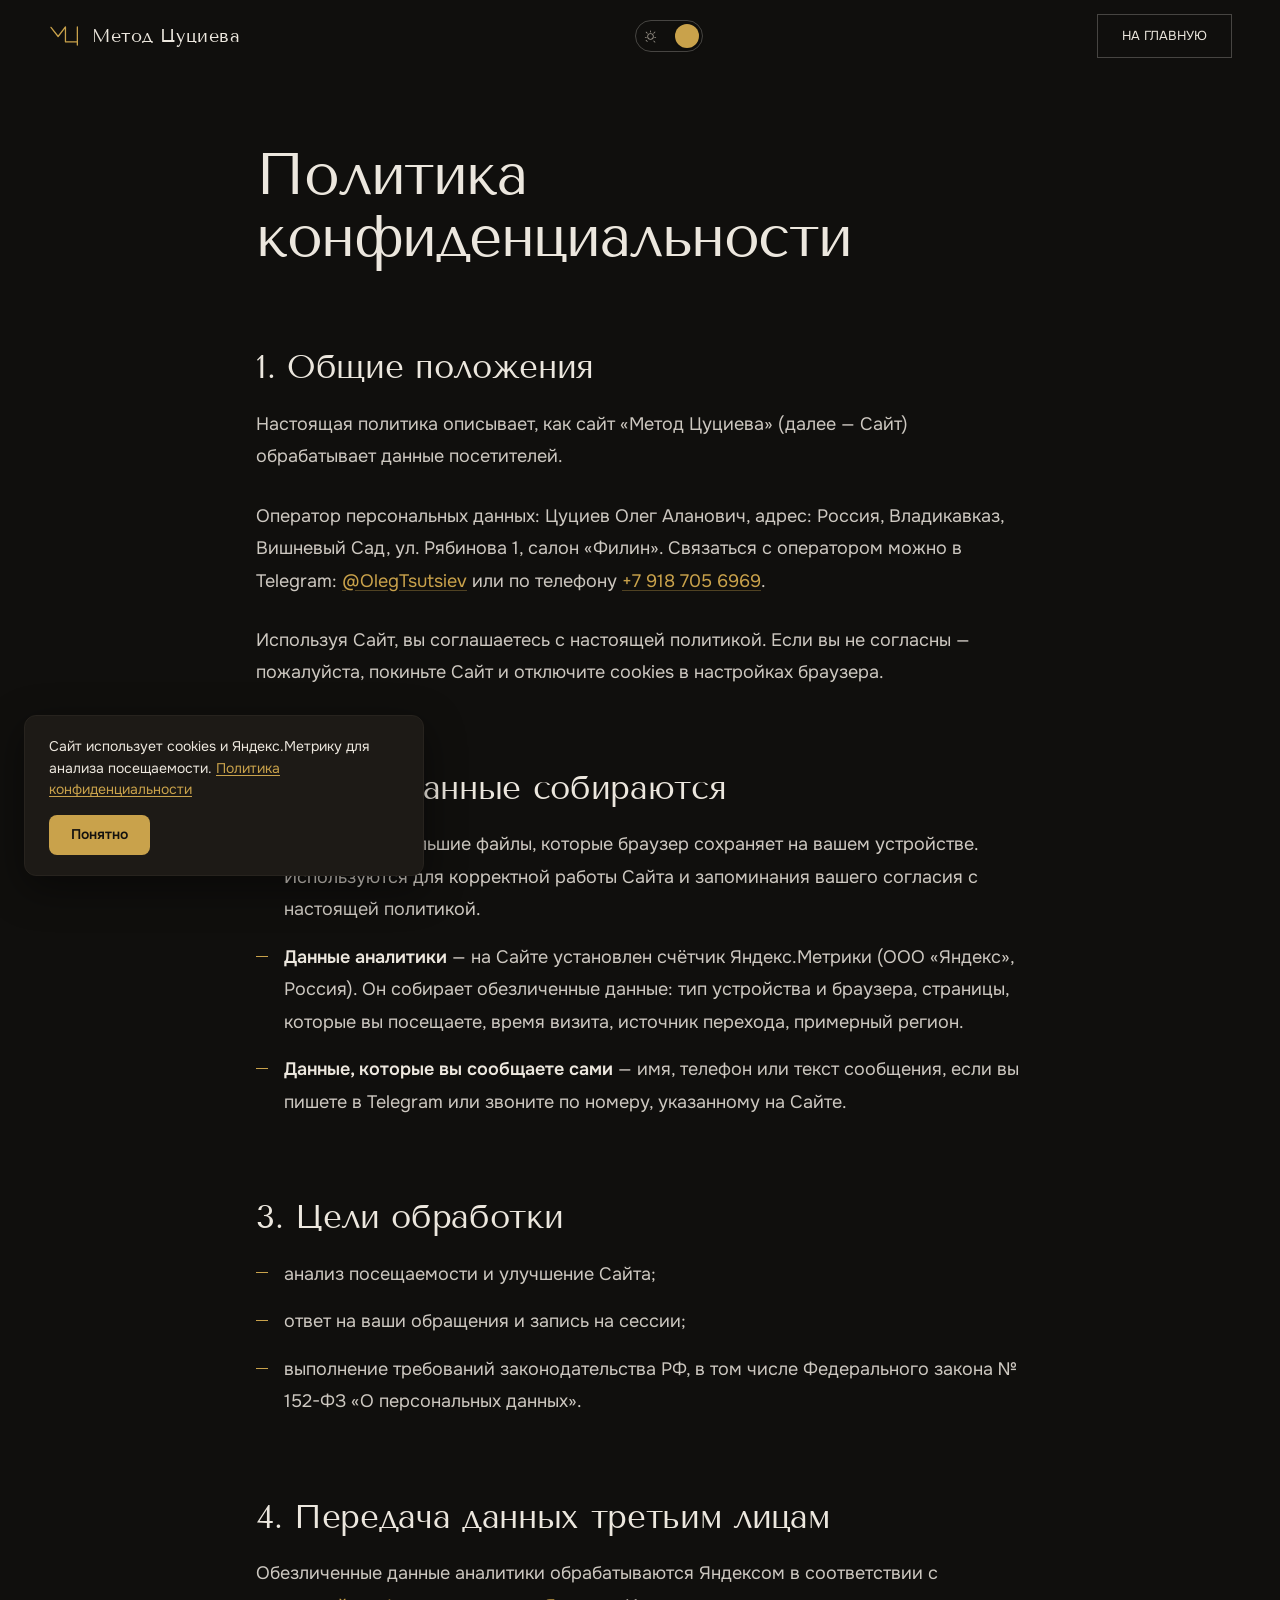
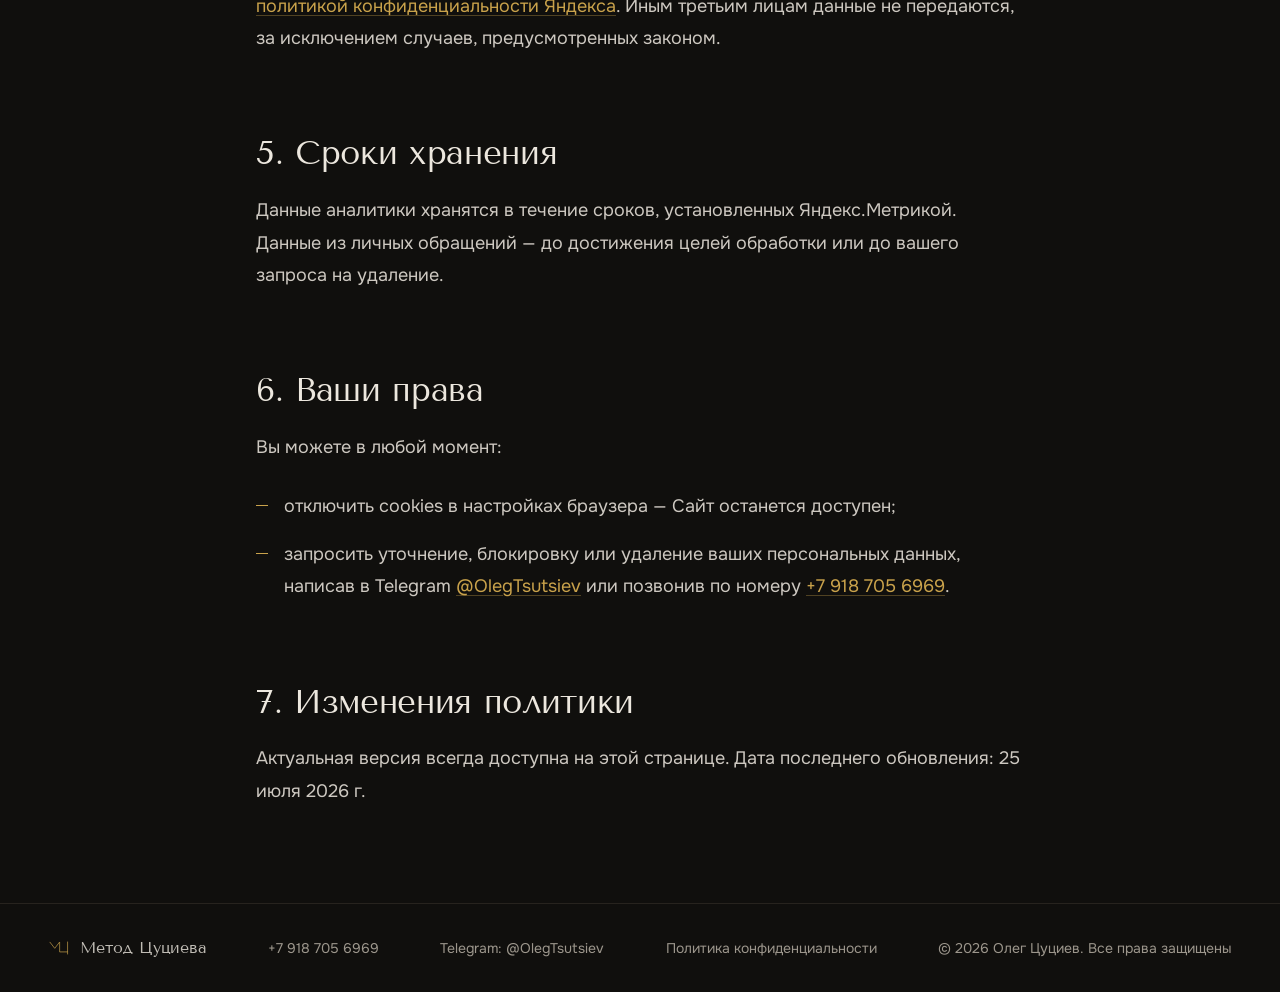
<file: privacy.html>
<!DOCTYPE html>
<html lang="ru">
<head>
  <meta charset="UTF-8">
  <meta name="viewport" content="width=device-width, initial-scale=1.0">
  <title>Политика конфиденциальности — Метод Цуциева</title>
  <meta name="description" content="Политика обработки персональных данных и использования cookies на сайте «Метод Цуциева».">
  <meta name="robots" content="noindex, follow">
  <!-- Все абсолютные URL собираются из SITE_URL: node scripts/build.mjs (см. .env.example) -->
  <link rel="canonical" href="__SITE_URL__/privacy.html">
  <meta property="og:title" content="Политика конфиденциальности — Метод Цуциева">
  <meta property="og:type" content="website">
  <meta property="og:url" content="__SITE_URL__/privacy.html">
  <meta property="og:locale" content="ru_RU">
  <meta property="og:site_name" content="Метод Цуциева">
  <meta name="theme-color" content="#100F0D">
  <script>try{var t=localStorage.getItem('theme');if(t==='light'||t==='dark')document.documentElement.dataset.theme=t;}catch(e){}</script>
  <link rel="icon" href="/favicon.ico" sizes="16x16 32x32 48x48">
  <link rel="icon" type="image/png" sizes="48x48" href="/assets/favicon-48.png">
  <link rel="icon" type="image/svg+xml" href="/assets/favicon.svg">
  <link rel="apple-touch-icon" href="/assets/apple-touch-icon.png">
  <link rel="preconnect" href="https://fonts.googleapis.com">
  <link rel="preconnect" href="https://fonts.gstatic.com" crossorigin>
  <link href="https://fonts.googleapis.com/css2?family=Cormorant+Garamond:ital,wght@0,400;1,400&family=Onest:wght@400;500;600&family=Tenor+Sans&display=swap" rel="stylesheet">
  <link rel="stylesheet" href="/assets/tailwind.min.css">
  <link rel="stylesheet" href="/assets/blog.css">
  <link rel="stylesheet" href="/assets/theme.css">

  <!-- Yandex.Metrika counter -->
  <script type="text/javascript">
    (function(m,e,t,r,i,k,a){m[i]=m[i]||function(){(m[i].a=m[i].a||[]).push(arguments)};
    m[i].l=1*new Date();k=e.createElement(t),a=e.getElementsByTagName(t)[0],k.async=1,k.src=r,a.parentNode.insertBefore(k,a)})
    (window,document,"script","https://mc.yandex.ru/metrika/tag.js","ym");

    ym(111162830, "init", {
      clickmap:true,
      trackLinks:true,
      accurateTrackBounce:true,
      webvisor:true
    });
  </script>
  <noscript><div><img src="https://mc.yandex.ru/watch/111162830" style="position:absolute; left:-9999px;" alt="" /></div></noscript>
  <!-- /Yandex.Metrika counter -->
</head>
<body class="bg-background text-foreground font-body">

  <a href="#main" class="sr-only focus:not-sr-only focus:absolute focus:top-4 focus:left-4 focus:z-[80] focus:bg-foreground focus:text-background focus:px-4 focus:py-2">
    Перейти к содержанию
  </a>

  <!-- ══════════ HEADER ══════════ -->
  <header id="site-header" class="fixed top-0 left-0 right-0 z-40 bg-background border-b border-border">
    <div class="max-w-[1400px] mx-auto px-6 lg:px-12 h-[72px] flex items-center justify-between">
      <a href="/" class="flex items-center gap-3 focus-visible:ring-2 focus-visible:ring-accent focus-visible:outline-none" aria-label="Метод Цуциева, на главную">
        <svg class="h-6 w-auto text-accent" viewBox="36 42 326 242" fill="none" stroke="currentColor" stroke-width="13" stroke-linecap="round" stroke-linejoin="round" aria-hidden="true"><path d="M66,76 L138,168 L212,72 V222 H332 V72 M332,222 V254"/></svg>
        <span class="font-display text-lg tracking-wide">Метод&nbsp;Цуциева</span>
      </a>
      <button type="button" id="theme-toggle" class="theme-switch hidden lg:inline-flex" aria-pressed="false" aria-label="Переключить тему">
        <svg class="theme-icon-sun" viewBox="0 0 256 256" fill="currentColor" aria-hidden="true"><path d="M120,40V16a8,8,0,0,1,16,0V40a8,8,0,0,1-16,0Zm72,88a64,64,0,1,1-64-64A64.07,64.07,0,0,1,192,128Zm-16,0a48,48,0,1,0-48,48A48.05,48.05,0,0,0,176,128ZM58.34,69.66A8,8,0,0,0,69.66,58.34L48,36.69A8,8,0,0,0,36.69,48ZM48,136H24a8,8,0,0,0,0,16H48a8,8,0,0,0,0-16Zm21.66,85.66-24-24a8,8,0,0,0-11.32,11.32l24,24a8,8,0,0,0,11.32-11.32ZM192,72a8,8,0,0,0,5.66-2.34l24-24a8,8,0,0,0-11.32-11.32l-24,24A8,8,0,0,0,192,72Zm5.66,138.34a8,8,0,0,0-11.32,11.32l24,24a8,8,0,0,0,11.32-11.32l-24-24ZM232,136H208a8,8,0,0,0,0,16h24a8,8,0,0,0,0-16Z"/></svg>
        <svg class="theme-icon-moon" viewBox="0 0 256 256" fill="currentColor" aria-hidden="true"><path d="M233.54,142.23a8,8,0,0,0-8-2,88.08,88.08,0,0,1-109.8-109.8,8,8,0,0,0-10-10,104.84,104.84,0,0,0-52.91,37A104,104,0,0,0,136,224a103.09,103.09,0,0,0,62.52-20.88,104.84,104.84,0,0,0,37-52.91A8,8,0,0,0,233.54,142.23ZM188.9,190.34A88,88,0,0,1,65.66,67.11a89,89,0,0,1,31.4-26A106,106,0,0,0,96,56,104.11,104.11,0,0,0,200,160a106,106,0,0,0,14.92-1.06A89,89,0,0,1,188.9,190.34Z"/></svg>
        <span class="theme-knob" aria-hidden="true"></span>
      </button>
      <a href="/" class="inline-flex items-center justify-center min-h-[44px] px-6 border border-foreground/25 text-[13px] uppercase hover:border-accent hover:text-accent transition-colors duration-300 cursor-pointer focus-visible:ring-2 focus-visible:ring-accent focus-visible:outline-none">
        На главную
      </a>
    </div>
  </header>

  <main id="main">
    <article class="px-6 lg:px-12 pt-36 pb-24">
      <div class="max-w-3xl mx-auto">
        <h1 class="font-display tracking-tight leading-[1.08] text-[clamp(2.25rem,4.5vw,3.75rem)] mb-12">
          Политика конфиденциальности
        </h1>

        <div class="article-body">

          <h2>1. Общие положения</h2>
          <p>Настоящая политика описывает, как сайт «Метод Цуциева» (далее — Сайт) обрабатывает данные посетителей.</p>
          <p>Оператор персональных данных: Цуциев Олег Аланович, адрес: Россия, Владикавказ, Вишневый Сад, ул. Рябинова 1, салон «Филин». Связаться с оператором можно в Telegram: <a href="https://t.me/OlegTsutsiev" target="_blank" rel="noopener">@OlegTsutsiev</a> или по телефону <a href="tel:+79187056969">+7 918 705 6969</a>.</p>
          <p>Используя Сайт, вы соглашаетесь с настоящей политикой. Если вы не согласны — пожалуйста, покиньте Сайт и отключите cookies в настройках браузера.</p>

          <h2>2. Какие данные собираются</h2>
          <ul>
            <li><strong>Cookies</strong> — небольшие файлы, которые браузер сохраняет на вашем устройстве. Используются для корректной работы Сайта и запоминания вашего согласия с настоящей политикой.</li>
            <li><strong>Данные аналитики</strong> — на Сайте установлен счётчик Яндекс.Метрики (ООО «Яндекс», Россия). Он собирает обезличенные данные: тип устройства и браузера, страницы, которые вы посещаете, время визита, источник перехода, примерный регион.</li>
            <li><strong>Данные, которые вы сообщаете сами</strong> — имя, телефон или текст сообщения, если вы пишете в Telegram или звоните по номеру, указанному на Сайте.</li>
          </ul>

          <h2>3. Цели обработки</h2>
          <ul>
            <li>анализ посещаемости и улучшение Сайта;</li>
            <li>ответ на ваши обращения и запись на сессии;</li>
            <li>выполнение требований законодательства РФ, в том числе Федерального закона № 152-ФЗ «О персональных данных».</li>
          </ul>

          <h2>4. Передача данных третьим лицам</h2>
          <p>Обезличенные данные аналитики обрабатываются Яндексом в соответствии с <a href="https://yandex.ru/legal/confidential/" target="_blank" rel="noopener">политикой конфиденциальности Яндекса</a>. Иным третьим лицам данные не передаются, за исключением случаев, предусмотренных законом.</p>

          <h2>5. Сроки хранения</h2>
          <p>Данные аналитики хранятся в течение сроков, установленных Яндекс.Метрикой. Данные из личных обращений — до достижения целей обработки или до вашего запроса на удаление.</p>

          <h2>6. Ваши права</h2>
          <p>Вы можете в любой момент:</p>
          <ul>
            <li>отключить cookies в настройках браузера — Сайт останется доступен;</li>
            <li>запросить уточнение, блокировку или удаление ваших персональных данных, написав в Telegram <a href="https://t.me/OlegTsutsiev" target="_blank" rel="noopener">@OlegTsutsiev</a> или позвонив по номеру <a href="tel:+79187056969">+7 918 705 6969</a>.</li>
          </ul>

          <h2>7. Изменения политики</h2>
          <p>Актуальная версия всегда доступна на этой странице. Дата последнего обновления: 25 июля 2026 г.</p>

        </div>
      </div>
    </article>
  </main>

  <footer class="border-t border-border px-6 lg:px-12 py-8">
    <div class="max-w-[1400px] mx-auto flex flex-col md:flex-row items-center justify-between gap-4 text-sm text-secondary">
      <a href="/" class="flex items-center gap-2.5 font-display text-foreground/80 text-base focus-visible:ring-2 focus-visible:ring-accent focus-visible:outline-none">
        <svg class="h-4 w-auto text-accent/80" viewBox="36 42 326 242" fill="none" stroke="currentColor" stroke-width="13" stroke-linecap="round" stroke-linejoin="round" aria-hidden="true"><path d="M66,76 L138,168 L212,72 V222 H332 V72 M332,222 V254"/></svg>
        Метод Цуциева
      </a>
      <a href="tel:+79187056969" class="hover:text-foreground transition-colors duration-300 focus-visible:ring-2 focus-visible:ring-accent focus-visible:outline-none">+7 918 705 6969</a>
      <a href="https://t.me/OlegTsutsiev" target="_blank" rel="noopener" class="hover:text-foreground transition-colors duration-300 focus-visible:ring-2 focus-visible:ring-accent focus-visible:outline-none">Telegram: @OlegTsutsiev</a>
      <a href="/privacy.html" class="hover:text-foreground transition-colors duration-300 focus-visible:ring-2 focus-visible:ring-accent focus-visible:outline-none">Политика конфиденциальности</a>
      <span>© 2026 Олег Цуциев. Все права защищены</span>
    </div>
  </footer>

  <script src="/assets/cookie-consent.js" defer></script>
  <script src="/assets/theme.js" defer></script>

  <!-- Цели Яндекс.Метрики: клики по каналам заявки -->
  <script>
    document.addEventListener('click', function (e) {
      var a = e.target.closest && e.target.closest('a[href]');
      if (!a || !window.ym) return;
      var href = a.getAttribute('href') || '';
      if (/^https?:\/\/t\.me\//.test(href)) ym(111162830, 'reachGoal', 'telegram_click');
      else if (href.indexOf('tel:') === 0) ym(111162830, 'reachGoal', 'phone_click');
    });
  </script>
</body>
</html>
</file>
<file: assets/blog.css>
/* ══════════════════════════════════════════════════════════════
   Блог «Метод Цуциева» — типографика статей и компоненты блога.
   Палитра и шрифты — из design-system/metod-cutcieva/MASTER.md.
   ══════════════════════════════════════════════════════════════ */

:root {
  /* Значения берутся из токенов темы (assets/theme.css) */
  --color-background: rgb(var(--c-background));
  --color-surface: rgb(var(--c-surface));
  --color-raised: rgb(var(--c-raised));
  --color-foreground: rgb(var(--c-foreground));
  --color-secondary: rgb(var(--c-secondary));
  --color-accent: rgb(var(--c-accent));
  --color-accent-deep: rgb(var(--c-accent-deep));
  --color-border: rgb(var(--c-border));
  --color-on-accent: rgb(var(--c-on-accent));
}

/* ── Зерно (как на главной, лёгкий вариант) ─────────────────── */
.grain {
  position: fixed; inset: -100%; z-index: 60; pointer-events: none;
  opacity: 0.05;
  background-image: url("data:image/svg+xml,%3Csvg viewBox='0 0 200 200' xmlns='http://www.w3.org/2000/svg'%3E%3Cfilter id='n'%3E%3CfeTurbulence type='fractalNoise' baseFrequency='0.9' numOctaves='2' stitchTiles='stitch'/%3E%3C/filter%3E%3Crect width='100%25' height='100%25' filter='url(%23n)'/%3E%3C/svg%3E");
  animation: grain-shift 1.1s steps(4) infinite;
}
@keyframes grain-shift {
  0% { transform: translate(0, 0); }
  25% { transform: translate(-2%, 3%); }
  50% { transform: translate(3%, -2%); }
  75% { transform: translate(-3%, -3%); }
  100% { transform: translate(2%, 2%); }
}

/* ── Шапка: фон при скролле ─────────────────────────────────── */
#site-header { transition: background-color 0.4s ease, border-color 0.4s ease; border-bottom: 1px solid transparent; }
#site-header.is-scrolled { background: var(--c-header-bg); backdrop-filter: blur(12px); border-bottom-color: var(--color-border); }

/* ── Прогресс чтения ────────────────────────────────────────── */
.read-progress { position: fixed; top: 0; left: 0; right: 0; height: 2px; z-index: 70; pointer-events: none; }
.read-progress-fill { height: 100%; width: 100%; background: var(--color-accent); transform: scaleX(0); transform-origin: left; }

/* ── Хлебные крошки ─────────────────────────────────────────── */
.breadcrumbs { font-size: 13px; letter-spacing: 0.02em; color: var(--color-secondary); }
.breadcrumbs ol { display: flex; flex-wrap: wrap; align-items: center; gap: 0.5rem; list-style: none; margin: 0; padding: 0; }
.breadcrumbs li { display: flex; align-items: center; gap: 0.5rem; }
.breadcrumbs li + li::before { content: ""; width: 0.875rem; height: 1px; background: var(--color-border); }
.breadcrumbs a { color: var(--color-secondary); text-decoration: none; transition: color 0.3s ease; }
.breadcrumbs a:hover { color: var(--color-foreground); }
.breadcrumbs [aria-current] { color: var(--color-foreground); }

/* ── Тело статьи ────────────────────────────────────────────── */
.article-body {
  font-size: 1.125rem;
  line-height: 1.8;
  color: rgb(var(--c-foreground) / 0.86);
  text-wrap: pretty;
}
.article-body > * + * { margin-top: 1.5em; }

.article-body h2 {
  font-family: "Tenor Sans", Georgia, serif;
  font-size: clamp(1.625rem, 2.6vw, 2.25rem);
  line-height: 1.2;
  letter-spacing: -0.01em;
  color: var(--color-foreground);
  margin: 2.4em 0 0;
  scroll-margin-top: 96px;
}
.article-body h2 + * { margin-top: 1.1em; }

.article-body h3 {
  font-family: "Tenor Sans", Georgia, serif;
  font-size: 1.375rem;
  line-height: 1.3;
  color: var(--color-foreground);
  margin: 2em 0 0;
  scroll-margin-top: 96px;
}
.article-body h3 + * { margin-top: 0.9em; }

.article-body strong { color: var(--color-foreground); font-weight: 600; }

.article-body a {
  color: var(--color-accent);
  text-decoration: underline;
  text-decoration-color: rgb(var(--c-accent) / 0.35);
  text-underline-offset: 3px;
  transition: text-decoration-color 0.3s ease;
}
.article-body a:hover { text-decoration-color: var(--color-accent); }

.article-body ul, .article-body ol { padding-left: 0; }
.article-body li { position: relative; padding-left: 1.75rem; }
.article-body li + li { margin-top: 0.85em; }
.article-body ul > li::before {
  content: ""; position: absolute; left: 0; top: 0.82em;
  width: 0.75rem; height: 1px; background: var(--color-accent);
}
.article-body ol { counter-reset: article-ol; }
.article-body ol > li::before {
  counter-increment: article-ol;
  content: counter(article-ol);
  position: absolute; left: 0; top: 0.05em;
  font-family: "Tenor Sans", Georgia, serif;
  font-size: 0.95em; color: var(--color-accent);
}

.article-body blockquote {
  margin: 2.2em 0;
  padding: 0.25em 0 0.25em 1.75rem;
  border-left: 1px solid var(--color-accent);
  font-family: "Cormorant Garamond", Georgia, serif;
  font-style: italic;
  font-size: clamp(1.375rem, 2.2vw, 1.75rem);
  line-height: 1.45;
  color: var(--color-foreground);
}
.article-body blockquote p { margin: 0; }
.article-body blockquote strong { color: var(--color-foreground); }

/* Сноски-источники в тексте */
.article-body sup { font-size: 0.68em; line-height: 0; }
.article-body sup a {
  color: var(--color-accent); text-decoration: none; padding: 0 0.1em;
}
.article-body sup a:hover { text-decoration: underline; }

/* ── Список источников ──────────────────────────────────────── */
.article-sources { border-top: 1px solid var(--color-border); margin-top: 4rem; padding-top: 2.5rem; }
.article-sources h2 {
  font-family: "Tenor Sans", Georgia, serif;
  font-size: 1.5rem; color: var(--color-foreground); margin: 0 0 1.5rem;
}
.article-sources ol { list-style: none; margin: 0; padding: 0; counter-reset: src; }
.article-sources li {
  counter-increment: src; position: relative;
  padding-left: 2.25rem; font-size: 0.9375rem; line-height: 1.7;
  color: var(--color-secondary); scroll-margin-top: 96px;
}
.article-sources li + li { margin-top: 0.9rem; }
.article-sources li::before {
  content: counter(src); position: absolute; left: 0; top: 0.1em;
  font-family: "Tenor Sans", Georgia, serif; color: var(--color-accent);
}
.article-sources a {
  color: var(--color-secondary); text-decoration: underline;
  text-decoration-color: var(--color-border); text-underline-offset: 3px;
  overflow-wrap: anywhere; transition: color 0.3s ease;
}
.article-sources a:hover { color: var(--color-accent); }

/* ── FAQ в статье ───────────────────────────────────────────── */
.article-faq { border-top: 1px solid var(--color-border); margin-top: 4rem; padding-top: 2.5rem; }
.article-faq h2 {
  font-family: "Tenor Sans", Georgia, serif;
  font-size: clamp(1.625rem, 2.6vw, 2.25rem);
  color: var(--color-foreground); margin: 0 0 2rem;
}
.faq-item { border-top: 1px solid var(--color-border); padding: 1.5rem 0; }
.faq-item:last-child { border-bottom: 1px solid var(--color-border); }
.faq-q {
  font-family: "Tenor Sans", Georgia, serif;
  font-size: 1.1875rem; line-height: 1.4; color: var(--color-foreground);
  margin: 0 0 0.75rem;
}
.faq-a { font-size: 1rem; line-height: 1.75; color: rgb(var(--c-foreground) / 0.75); }
.faq-a p { margin: 0; }

/* ── Дисклеймер ─────────────────────────────────────────────── */
.article-disclaimer {
  margin-top: 3rem; padding: 1.25rem 1.5rem;
  border: 1px solid var(--color-border);
  font-size: 0.875rem; line-height: 1.7; color: var(--color-secondary);
}

/* ── Оглавление (TOC) ───────────────────────────────────────── */
.article-toc { position: sticky; top: 104px; }
.article-toc-title {
  font-size: 11px; text-transform: uppercase; letter-spacing: 0.28em;
  color: var(--color-secondary); margin: 0 0 1.25rem;
}
.article-toc ol { list-style: none; margin: 0; padding: 0; }
.article-toc li + li { margin-top: 0.65rem; }
.article-toc a {
  display: block; position: relative; padding-left: 1.25rem;
  font-size: 0.875rem; line-height: 1.5; color: var(--color-secondary);
  text-decoration: none; transition: color 0.3s ease;
}
.article-toc a::before {
  content: ""; position: absolute; left: 0; top: 0.62em;
  width: 0.625rem; height: 1px; background: var(--color-border);
  transition: background-color 0.3s ease, width 0.3s ease;
}
.article-toc a:hover { color: var(--color-foreground); }
.article-toc a.is-active { color: var(--color-accent); }
.article-toc a.is-active::before { background: var(--color-accent); width: 0.875rem; }

/* ── Карточки статей (хаб + «Читайте также») ────────────────── */
.post-card { position: relative; display: flex; flex-direction: column; height: 100%; }
@media (min-width: 768px) {
  .post-card-wide { display: grid; grid-template-columns: repeat(2, minmax(0, 1fr)); gap: 3rem; align-items: center; }
}
.post-card-media { position: relative; overflow: hidden; border: 1px solid var(--color-border); }
.post-card-media img {
  width: 100%; height: 100%; object-fit: cover; display: block;
  filter: grayscale(0.35) contrast(1.05) brightness(0.85);
  transition: transform 0.7s cubic-bezier(0.22, 1, 0.36, 1), filter 0.7s ease;
}
.post-card:hover .post-card-media img,
.post-card:focus-within .post-card-media img { transform: scale(1.05); filter: grayscale(0.1) contrast(1.05) brightness(0.95); }
.post-card-media::after {
  content: ""; position: absolute; inset: 0;
  background: linear-gradient(to top, rgb(var(--c-background) / 0.55), transparent 55%);
  pointer-events: none;
}
.post-card-title {
  font-family: "Tenor Sans", Georgia, serif;
  line-height: 1.2; letter-spacing: -0.01em; color: var(--color-foreground);
  transition: color 0.3s ease;
}
.post-card:hover .post-card-title,
.post-card:focus-within .post-card-title { color: var(--color-accent); }
.post-card-link { position: absolute; inset: 0; z-index: 10; }
.post-card-link::after { content: ""; position: absolute; inset: 0; }
.post-card-link:focus-visible { outline: 2px solid var(--color-accent); outline-offset: -2px; }
.post-card-meta { font-size: 12px; letter-spacing: 0.06em; color: var(--color-secondary); }
.post-card-arrow {
  display: inline-flex; align-items: center; gap: 0.5rem;
  font-size: 12px; text-transform: uppercase; letter-spacing: 0.18em;
  color: var(--color-accent); margin-top: auto; padding-top: 1.25rem;
}
.post-card-arrow svg { transition: transform 0.3s ease; }
.post-card:hover .post-card-arrow svg { transform: translateX(4px); }

/* ── Блок автора (E-E-A-T) ──────────────────────────────────── */
.author-card {
  display: flex; gap: 1.5rem; align-items: flex-start;
  border: 1px solid var(--color-border); padding: 1.75rem;
  background: var(--color-surface);
}
.author-card img {
  width: 72px; height: 72px; border-radius: 9999px; object-fit: cover;
  filter: grayscale(0.3); flex-shrink: 0;
}
.author-card-name { font-family: "Tenor Sans", Georgia, serif; font-size: 1.125rem; color: var(--color-foreground); margin: 0 0 0.25rem; }
.author-card-role { font-size: 12px; text-transform: uppercase; letter-spacing: 0.16em; color: var(--color-accent); margin: 0 0 0.75rem; }
.author-card-bio { font-size: 0.9375rem; line-height: 1.7; color: var(--color-secondary); margin: 0; }

/* ── Reveal-анимации (до инициализации GSAP контент виден) ──── */
html.js [data-reveal] { opacity: 0; }
html.js.reduced-motion [data-reveal] { opacity: 1; }

@media (prefers-reduced-motion: reduce) {
  .grain { animation: none; }
  .post-card-media img { transition: none; }
}
</file>
<file: assets/theme.css>
/* ============================================================
   theme.css — дизайн-токены тем оформления.
   Спека: docs/superpowers/specs/2026-07-26-light-theme-design.md
   Подключается ПОСЛЕ tailwind.min.css / mobile.css / blog.css.
   Тёмная тема — значения по умолчанию в :root.
   Светлая — только на десктопе: @media (min-width: 1024px).
   Формат "R G B" нужен для opacity-модификаторов Tailwind.
   ============================================================ */

:root {
  --c-background: 16 15 13;    /* #100F0D */
  --c-surface: 23 21 18;       /* #171512 */
  --c-raised: 29 26 22;        /* #1D1A16 */
  --c-foreground: 236 231 222; /* #ECE7DE */
  --c-secondary: 156 150 140;  /* #9C968C */
  --c-accent: 201 162 75;      /* #C9A24B */
  --c-accent-deep: 143 115 49; /* #8F7331 */
  --c-border: 39 35 30;        /* #27231E */
  --c-on-accent: 20 18 15;     /* #14120F */
  --c-muted: 58 53 46;         /* #3A352E (quote-btn, декоративные линии) */
  --c-header-bg: rgba(16, 15, 13, 0.88);
}

@media (min-width: 1024px) {
  [data-theme="light"] {
    --c-background: 246 243 236; /* #F6F3EC */
    --c-surface: 252 250 245;    /* #FCFAF5 */
    --c-raised: 237 234 221;     /* #EDE8DD */
    --c-foreground: 27 24 19;    /* #1B1813 */
    --c-secondary: 92 85 74;     /* #5C554A — темнее для читаемости описаний */
    --c-accent: 143 115 49;      /* #8F7331 — золото, затемнённое для контраста */
    --c-accent-deep: 110 89 38;  /* #6E5926 */
    --c-border: 226 220 207;     /* #E2DCCF */
    --c-on-accent: 253 251 246;  /* #FDFBF6 */
    --c-muted: 220 213 196;      /* #DCD5C4 */
    --c-header-bg: rgba(246, 243, 236, 0.88);
  }

  /* Hero в светлой теме: видео остаётся видимым, скрим ослаблен */
  [data-theme="light"] .hero-bg { opacity: 0.75; }
  [data-theme="light"] .hero-scrim { opacity: 0.5; }
}

/* Плавный переход между темами */
body,
#site-header,
.request-strip,
.quote-btn,
#theme-toggle {
  transition: background-color 0.4s ease, color 0.4s ease, border-color 0.4s ease;
}

@media (prefers-reduced-motion: reduce) {
  body,
  #site-header,
  .request-strip,
  .quote-btn,
  #theme-toggle {
    transition: none;
  }
}

/* ── Переключатель темы: pill-свитч с золотым ползунком ─────── */
.theme-switch {
  position: relative;
  flex: none;
  align-items: center;
  justify-content: space-between;
  width: 4.25rem;
  height: 2rem;
  padding: 0 0.55rem;
  border-radius: 999px;
  border: 1px solid rgb(var(--c-foreground) / 0.25);
  cursor: pointer;
  background: transparent;
  transition: border-color 0.3s ease;
}
.theme-switch:hover { border-color: rgb(var(--c-accent)); }
.theme-switch:focus-visible { outline: 2px solid rgb(var(--c-accent)); outline-offset: 2px; }

.theme-switch svg {
  width: 13px;
  height: 13px;
  color: rgb(var(--c-secondary));
  transition: color 0.3s ease;
}

/* Активная сторона подсвечена */
#theme-toggle:not(.is-light) .theme-icon-moon { color: rgb(var(--c-foreground)); }
#theme-toggle.is-light .theme-icon-sun { color: rgb(var(--c-foreground)); }

.theme-knob {
  position: absolute;
  top: 50%;
  left: 3px;
  width: 24px;
  height: 24px;
  border-radius: 999px;
  background: rgb(var(--c-accent));
  box-shadow: 0 1px 5px rgb(0 0 0 / 0.3);
  transform: translate(2.25rem, -50%); /* тёмная тема: ползунок у луны */
  transition: transform 0.45s cubic-bezier(0.34, 1.56, 0.64, 1), background-color 0.3s ease;
}
#theme-toggle.is-light .theme-knob { transform: translate(0, -50%); }

@media (prefers-reduced-motion: reduce) {
  .theme-knob { transition: none; }
}
</file>
